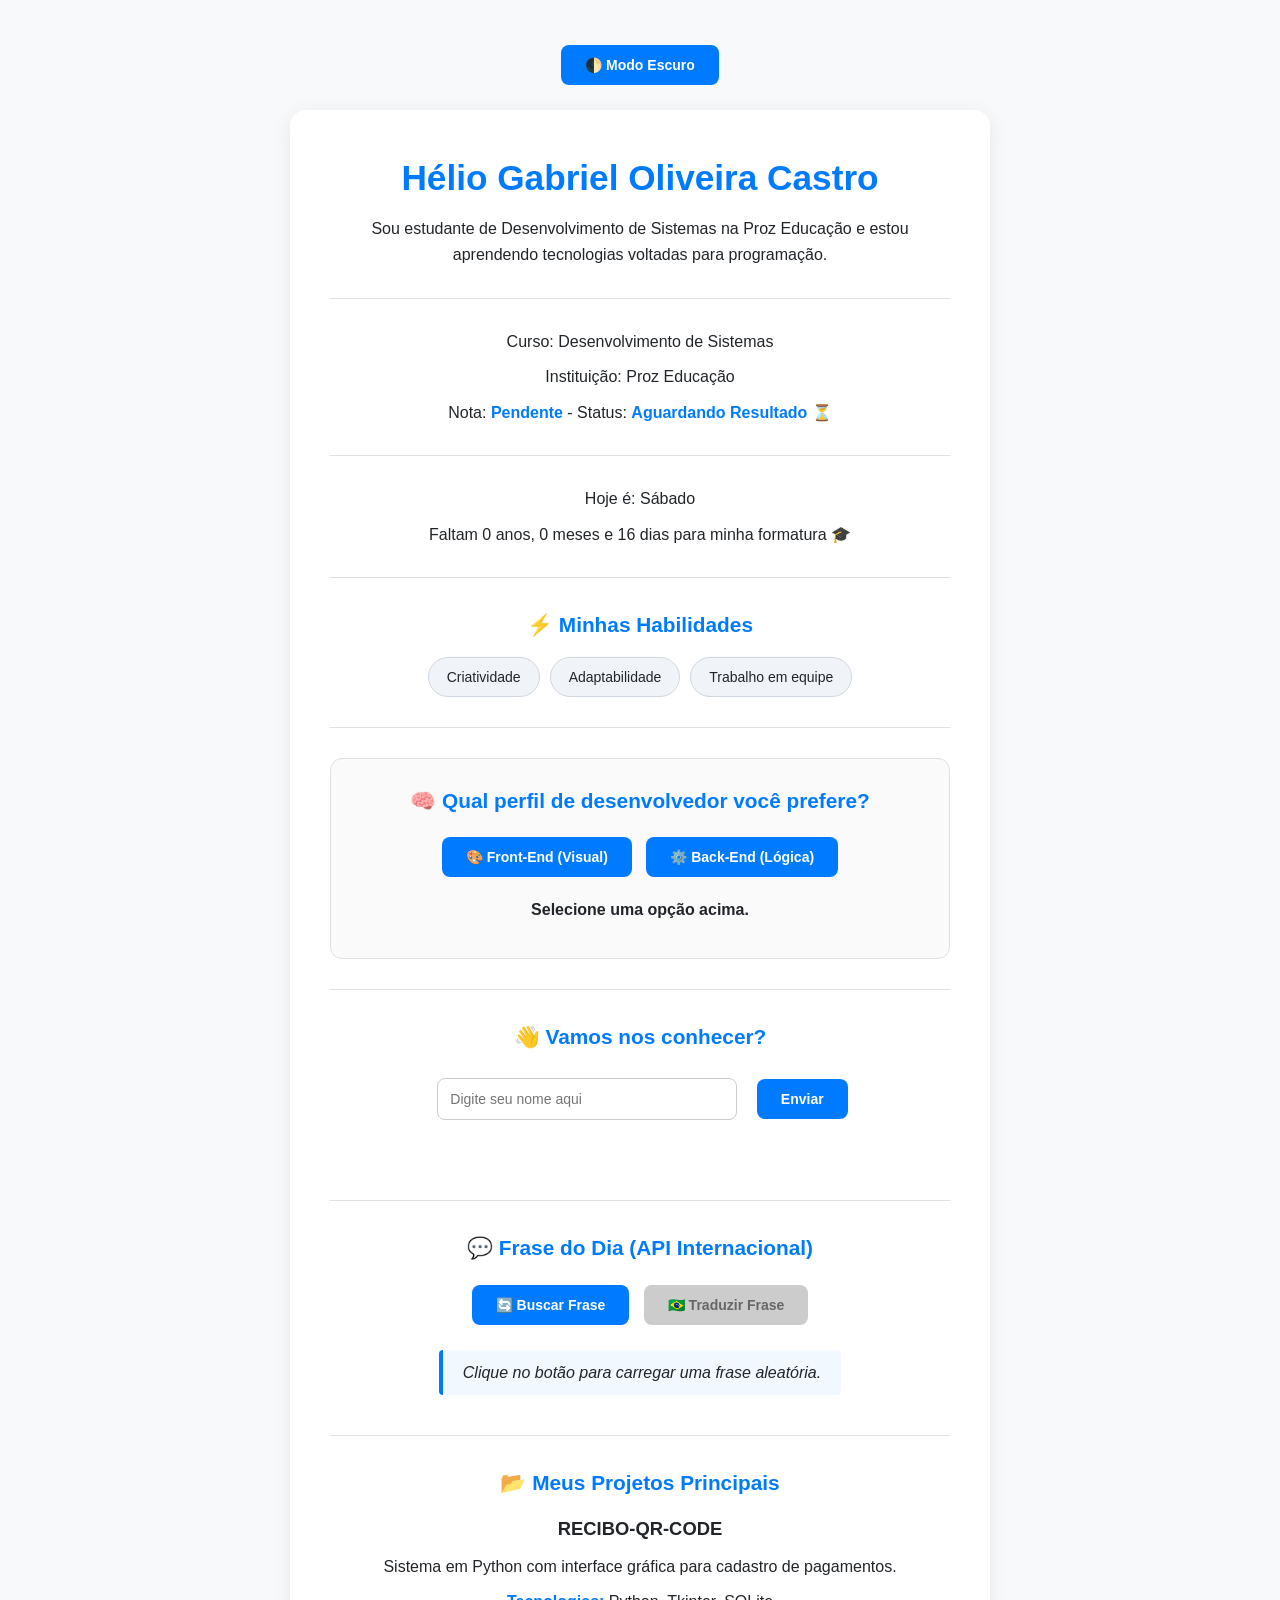
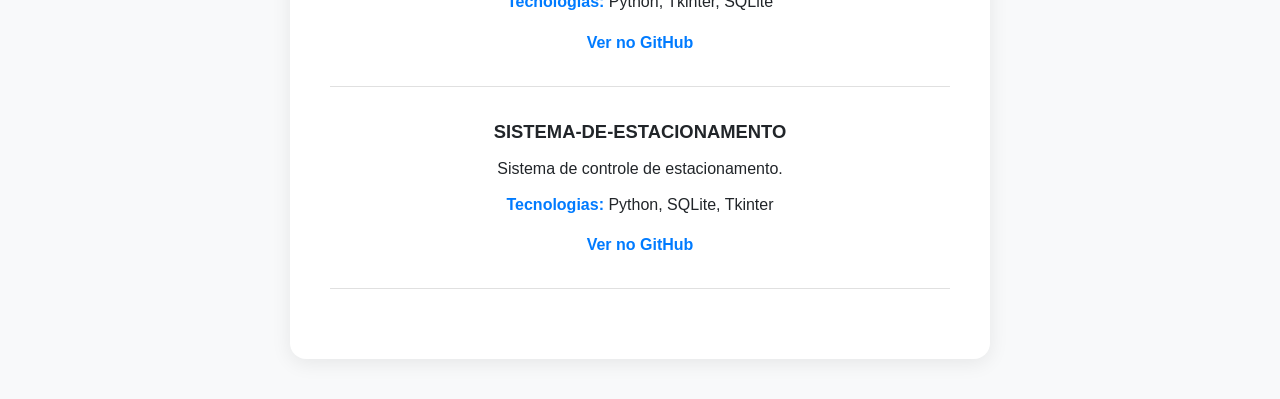
<file: index.html>
<!DOCTYPE html>
<html lang="pt-BR">
<head>
    <meta charset="UTF-8">
    <meta name="viewport" content="width=device-width, initial-scale=1.0">
    <title>Portfólio - Hélio Gabriel</title>
    
    <link rel="stylesheet" href="./style/style.css">
</head>
<body>

    <button id="modo">🌓 Modo Escuro</button>

    <main>
        <header>
            <h1 id="meuNome">Carregando nome...</h1>
            <p id="minhaBio" class="bio-texto">Carregando biografia...</p>
        </header>

        <hr>

        <section class="info-academica">
            <p id="curso">📚 Carregando curso...</p>
            <p id="instituicao">🏫 Carregando instituição...</p>
            <p id="statusNota">📊 Carregando status...</p>
        </section>

        <hr>

        <section class="tempo-section">
            <p id="diaAtual">📅 </p>
            <p id="tempoRestante">🎓 </p>
        </section>

        <hr>

        <section>
            <h3>⚡ Minhas Habilidades</h3>
            <ul id="lista-habilidades"></ul>
        </section>

        <hr>

        <section id="quiz-container">
            <h3>🧠 Qual perfil de desenvolvedor você prefere?</h3>
            <div class="quiz-botoes">
                <button id="btn-visual">🎨 Front-End (Visual)</button>
                <button id="btn-logica">⚙️ Back-End (Lógica)</button>
            </div>
            <p id="resultado-quiz">Selecione uma opção acima.</p>
        </section>

        <hr>

        <section class="interactive-box">
            <h3>👋 Vamos nos conhecer?</h3>
            <input type="text" id="nomeInput" placeholder="Digite seu nome aqui">
            <button id="btnNome">Enviar</button>
            <p id="resultadoNome"></p>
        </section>

        <hr>

        <section class="api-box">
            <h3>💬 Frase do Dia (API Internacional)</h3>
            <button id="buscar-frase">🔄 Buscar Frase</button>
            <button id="traduzir-frase" disabled>🇧🇷 Traduzir Frase</button>
            <p id="resultado-frase">Clique no botão para carregar uma frase aleatória.</p>
        </section>

        <hr>

        <section>
            <h3>📂 Meus Projetos Principais</h3>
            <div id="lista-projects" style="display:none;"></div> 
            <div id="lista-projetos" class="projetos-grid"></div>
        </section>
    </main>

    <script src="./script/script.js"></script>
</body>
</html>
</file>
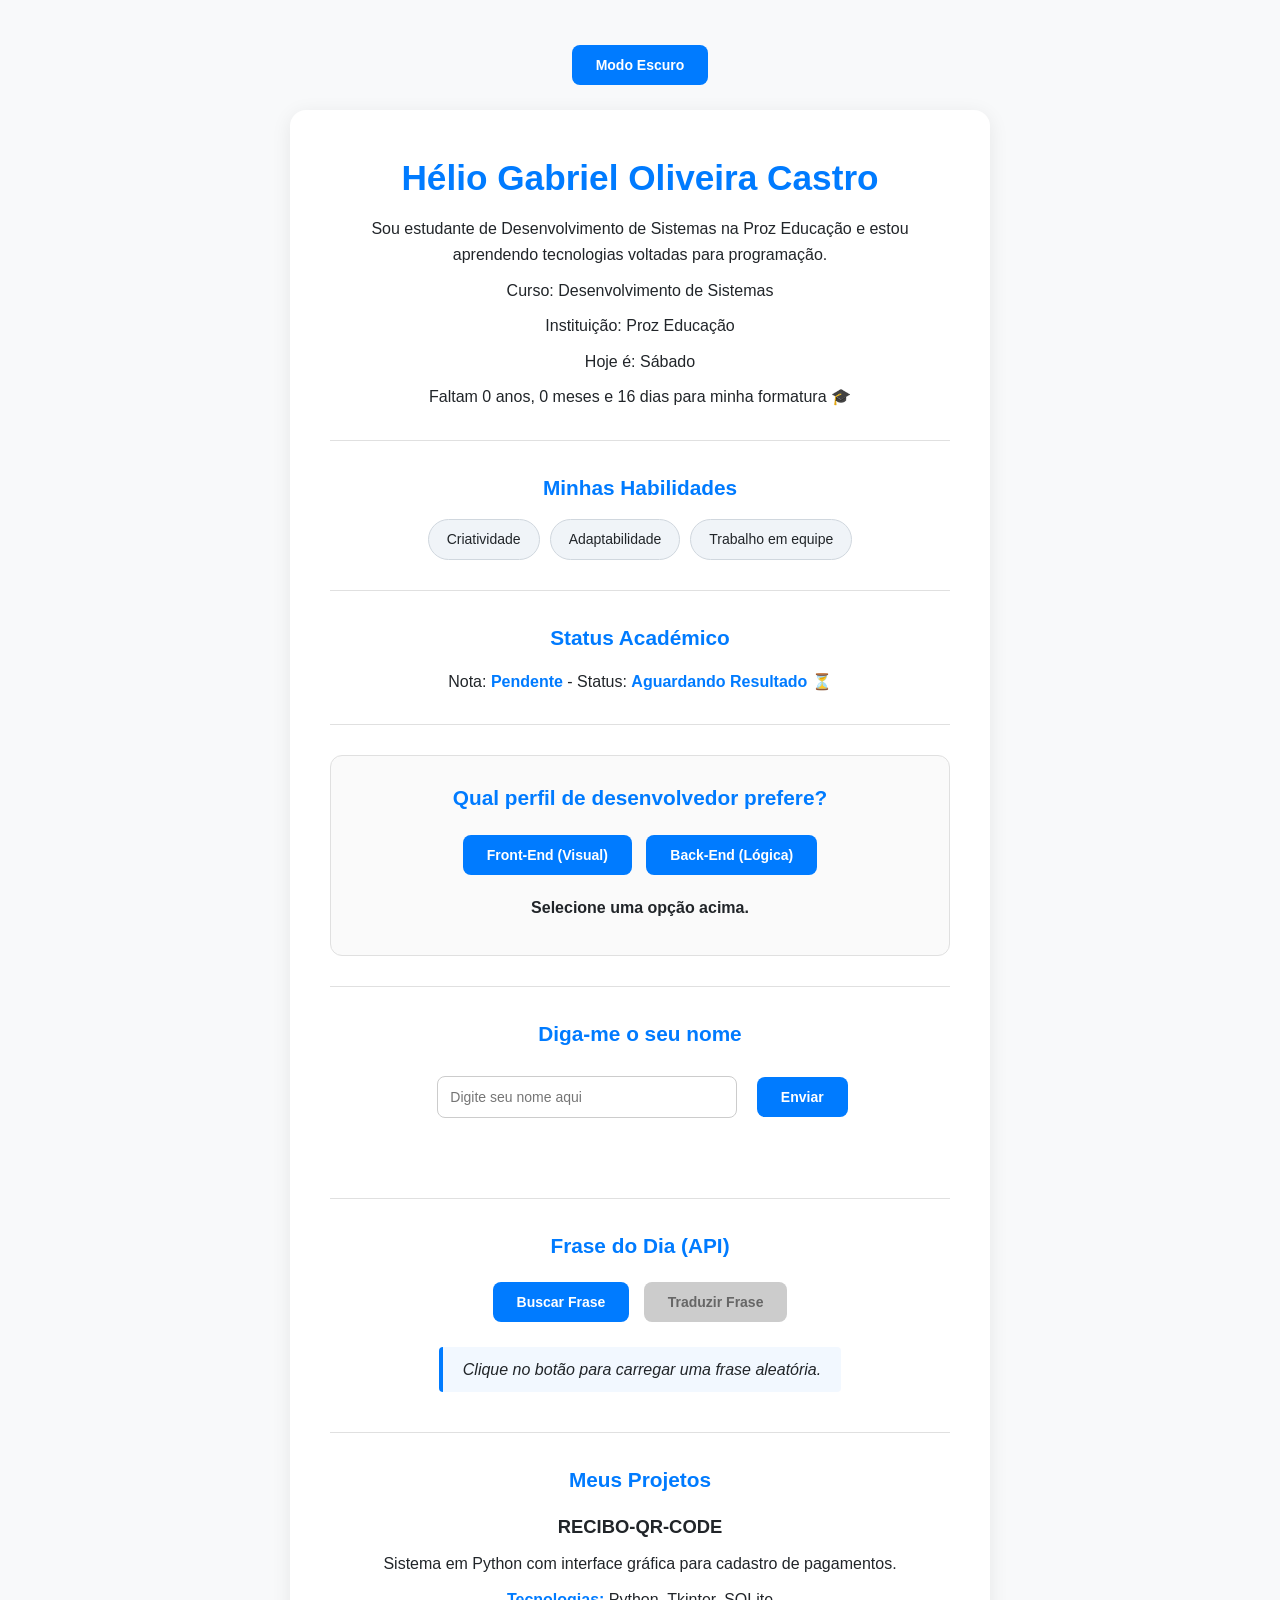
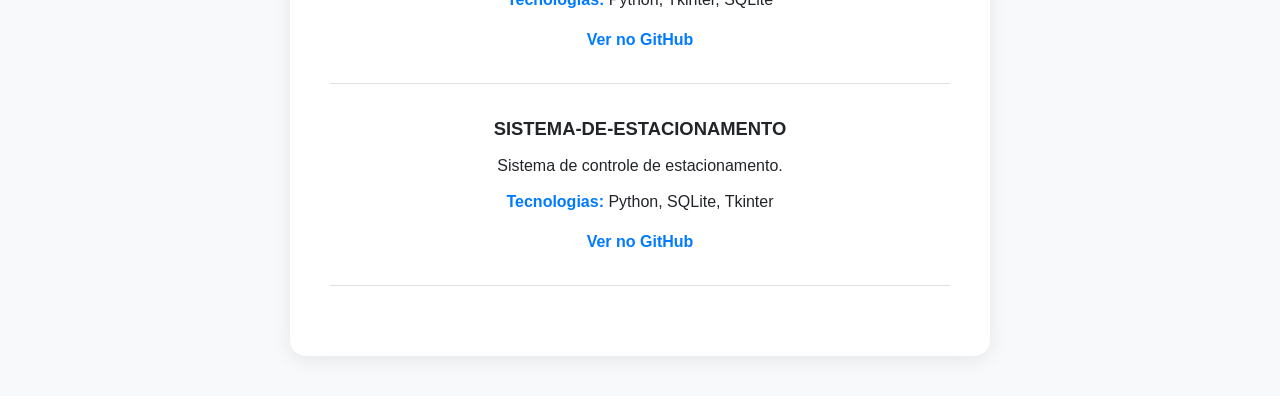
<file: pages/index.html>
<!DOCTYPE html>
<html lang="pt-BR">
<head>
    <meta charset="UTF-8">
    <meta name="viewport" content="width=device-width, initial-scale=1.0">
    <title>Docs - Hélio Gabriel</title>
    
    <link rel="stylesheet" href="../style/style.css">
</head>
<body>

    <button id="modo">Modo Escuro</button>

    <main>
        <h1 id="meuNome">Carregando nome...</h1>
        <p id="minhaBio">Carregando biografia...</p>
        
        <p id="curso">Carregando curso...</p>
        <p id="instituicao">Carregando instituição...</p>
        
        <p id="diaAtual"></p>
        <p id="tempoRestante"></p>

        <hr>

        <h3>Minhas Habilidades</h3>
        <ul id="lista-habilidades"></ul>

        <hr>

        <h3>Status Académico</h3>
        <p id="statusNota"></p>

        <hr>

        <div id="quiz-container">
            <h3>Qual perfil de desenvolvedor prefere?</h3>
            <button id="btn-visual">Front-End (Visual)</button>
            <button id="btn-logica">Back-End (Lógica)</button>
            <p id="resultado-quiz">Selecione uma opção acima.</p>
        </div>

        <hr>

        <div>
            <h3>Diga-me o seu nome</h3>
            <input type="text" id="nomeInput" placeholder="Digite seu nome aqui">
            <button id="btnNome">Enviar</button>
            <p id="resultadoNome"></p>
        </div>

        <hr>

        <div>
            <h3>Frase do Dia (API)</h3>
            <button id="buscar-frase">Buscar Frase</button>
            <button id="traduzir-frase" disabled>Traduzir Frase</button>
            <p id="resultado-frase">Clique no botão para carregar uma frase aleatória.</p>
        </div>

        <hr>

        <h3>Meus Projetos</h3>
        <div id="lista-projects" style="display:none;"></div> <div id="lista-projetos"></div>
    </main>

    <script src="../script/script.js"></script>
</body>
</html>
</file>
<file: style/style.css>
/* ==========================
   ESTILOS GLOBAIS E RESET
========================== */
* {
    margin: 0;
    padding: 0;
    box-sizing: border-box;
}

body {
    font-family: 'Segoe UI', Arial, sans-serif;
    text-align: center;
    padding: 40px 20px;
    background-color: #f8f9fa; /* Um cinza bem claro para dar contraste */
    color: #212529; /* Preto suave para leitura confortável */
    transition: background-color 0.4s ease, color 0.4s ease;
    line-height: 1.6;
}

/* Container Principal (Efeito de Cartão Flutuante) */
main {
    max-width: 700px;
    margin: 0 auto;
    background: #ffffff;
    padding: 40px;
    border-radius: 16px;
    box-shadow: 0 4px 20px rgba(0, 0, 0, 0.08);
    transition: background-color 0.4s ease, box-shadow 0.4s ease;
}

/* Linhas divisórias modernas */
hr {
    border: 0;
    height: 1px;
    background: #e0e0e0;
    margin: 30px 0;
}

/* ==========================
   MODO ESCURO (SUAVE E ELEGANTE)
========================== */
body.dark-mode {
    background-color: #121212;
    color: #f8f9fa;
}

body.dark-mode main {
    background: #1e1e1e;
    box-shadow: 0 4px 20px rgba(0, 0, 0, 0.4);
}

body.dark-mode hr {
    background: #333333;
}

body.dark-mode #lista-habilidades li {
    background: #2d2d2d;
    border-color: #444444;
    color: #f8f9fa;
}

body.dark-mode #quiz-container,
body.dark-mode input {
    border-color: #444444;
    background: #252525;
}

body.dark-mode a {
    color: #399cff;
}

/* ==========================
   TIPOGRAFIA
========================== */
h1 {
    color: #007bff; /* Mantido seu azul original */
    font-size: 2.2rem;
    margin-bottom: 10px;
    font-weight: 700;
}

h3 {
    font-size: 1.3rem;
    margin-bottom: 15px;
    color: #007bff;
}

h4 {
    font-size: 1.15rem;
    margin-bottom: 8px;
}

p {
    font-size: 16px;
    margin: 10px 0;
    color: inherit;
}

strong {
    color: #007bff;
}

body.dark-mode strong {
    color: #399cff;
}

/* ==========================
   HABILIDADES (TAGS MODERNAS)
========================== */
#lista-habilidades {
    list-style: none;
    padding: 0;
    display: flex;
    justify-content: center;
    flex-wrap: wrap;
    gap: 10px;
    margin: 15px 0;
}

#lista-habilidades li {
    background: #f0f4f8; /* Azul cinzento bem sutil */
    padding: 8px 18px;
    border-radius: 30px;
    border: 1px solid #d0d7de;
    font-weight: 500;
    font-size: 14px;
    transition: transform 0.2s ease;
}

#lista-habilidades li:hover {
    transform: translateY(-3px);
}

/* ==========================
   BOTÕES (INTERATIVOS)
========================== */
button {
    padding: 12px 24px;
    border: none;
    border-radius: 8px;
    background: #007bff; /* Seu azul original */
    color: white;
    font-weight: 600;
    font-size: 14px;
    cursor: pointer;
    margin: 5px;
    transition: all 0.2s ease;
    box-shadow: 0 2px 8px rgba(0, 123, 255, 0.2.5);
}

button:hover {
    background: #0056b3; /* Azul um pouco mais escuro no hover */
    transform: translateY(-2px);
    box-shadow: 0 4px 12px rgba(0, 123, 255, 0.35);
}

button:active {
    transform: translateY(0);
}

button:disabled {
    background: #ccc !important;
    color: #666 !important;
    cursor: not-allowed;
    transform: none !important;
    box-shadow: none !important;
}

/* Botão fixo de Modo Escuro no topo */
#modo {
    margin-bottom: 25px;
}

/* ==========================
   INPUTS E QUIZ
========================== */
input {
    padding: 12px;
    border-radius: 8px;
    border: 1px solid #ccc;
    margin: 10px;
    width: 80%;
    max-width: 300px;
    font-size: 14px;
    outline: none;
    transition: border-color 0.2s;
}

input:focus {
    border-color: #007bff;
    box-shadow: 0 0 0 3px rgba(0, 123, 255, 0.15);
}

#quiz-container {
    margin: 20px 0;
    padding: 25px;
    border: 1px solid #e0e0e0;
    border-radius: 12px;
    background: #fafafa;
}

#resultado-quiz, #resultadoNome {
    margin-top: 15px;
    font-weight: 600;
    min-height: 25px;
}

/* ==========================
   PROJETOS E LINKS
========================== */
a {
    color: #007bff;
    text-decoration: none;
    font-weight: 600;
    display: inline-block;
    margin-top: 5px;
    transition: color 0.2s;
}

a:hover {
    text-decoration: underline;
    color: #0056b3;
}

#resultado-frase {
    margin-top: 20px;
    font-style: italic;
    padding: 10px 20px;
    background: rgba(0, 123, 255, 0.05);
    border-left: 4px solid #007bff;
    border-radius: 4px;
    display: inline-block;
}
</file>
